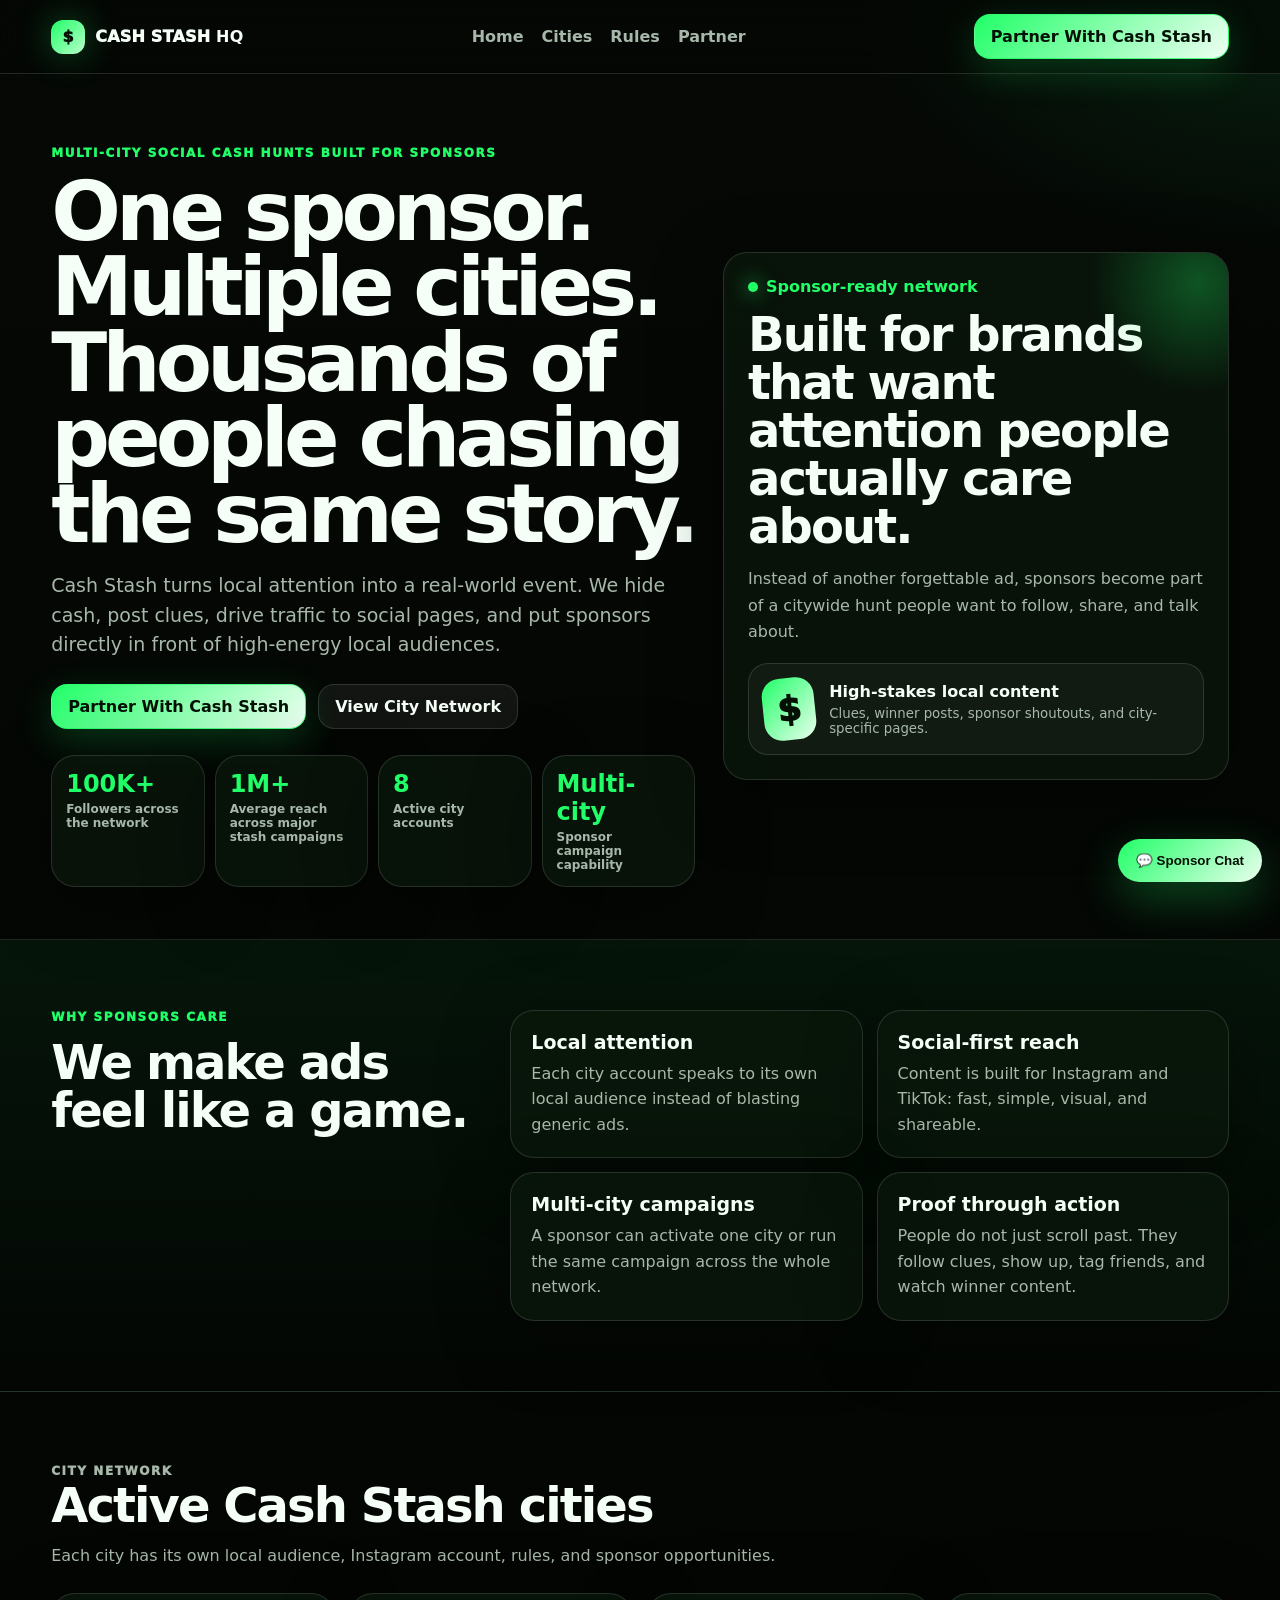
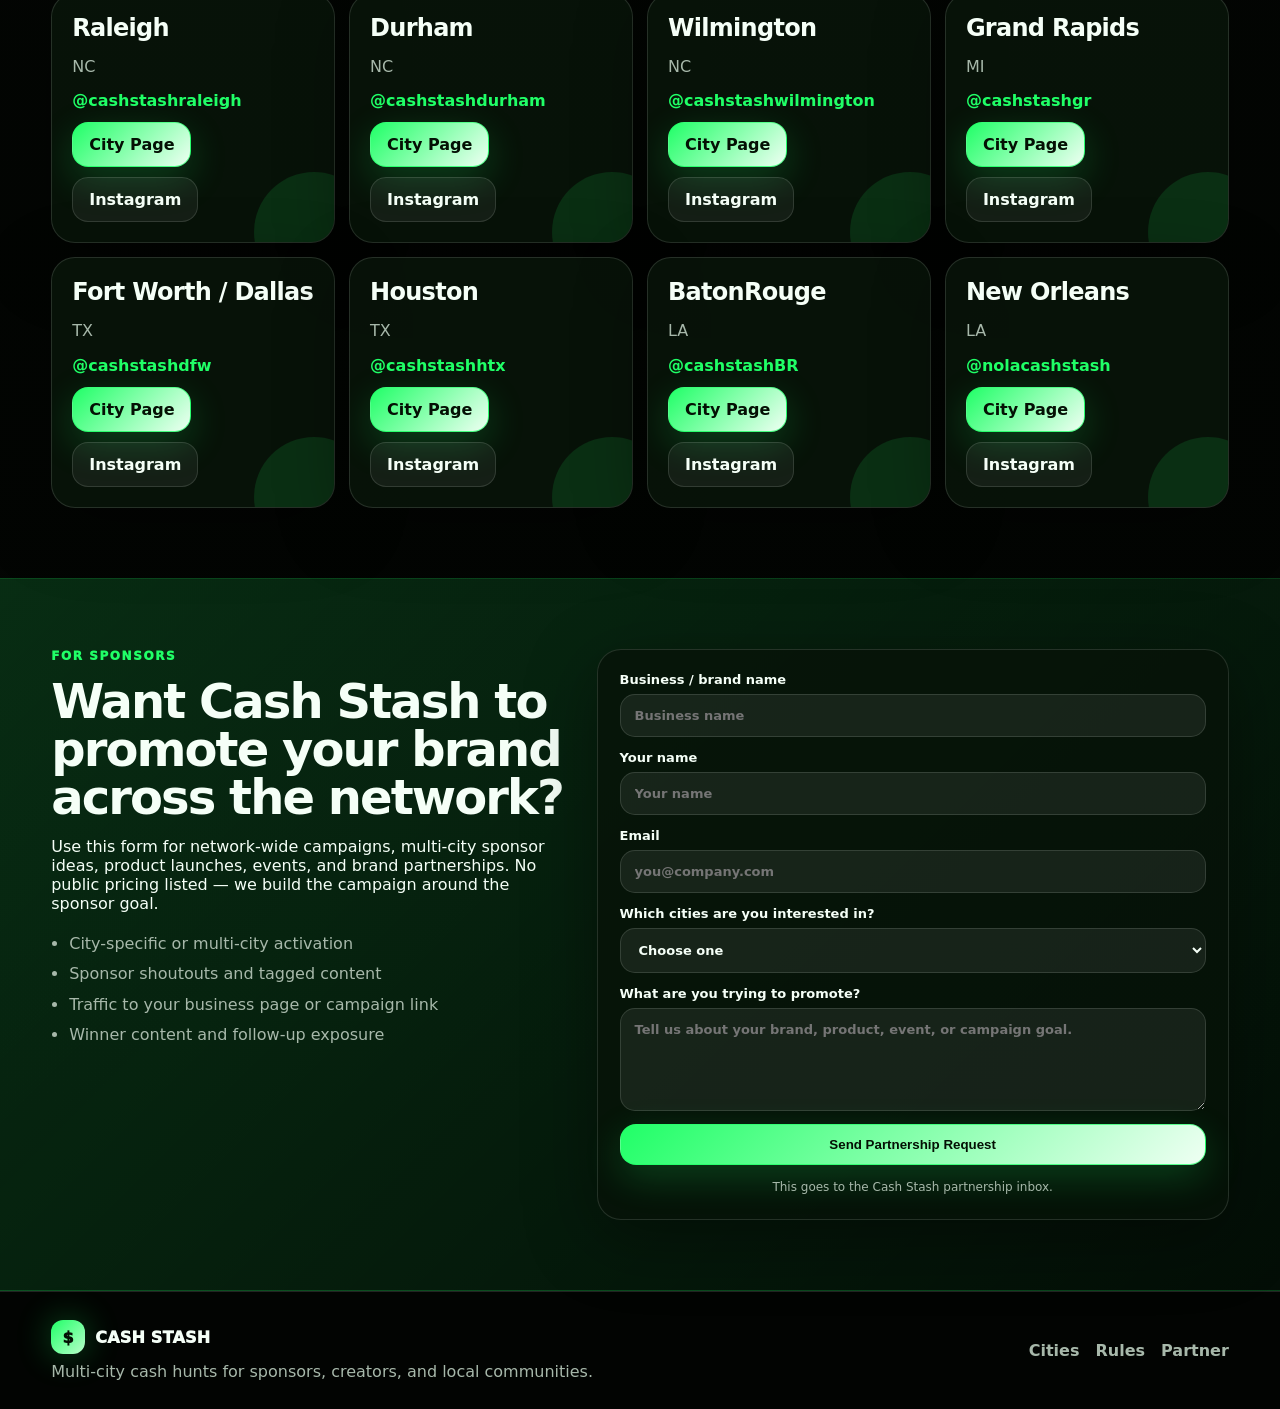
<file: index.html>
<!doctype html>
<html lang="en">
<head>
<title>Cash Stash HQ — Multi-City Cash Hunts for Sponsors</title>
<meta name="description" content="Cash Stash is a multi-city social cash hunt network helping sponsors reach local audiences through high-energy clue drops and real-world attention." />
<meta charset="utf-8" />
<meta name="viewport" content="width=device-width,initial-scale=1" />
<meta name="theme-color" content="#050805" />
<link rel="icon" href="assets/favicon.svg" type="image/svg+xml">
<link rel="stylesheet" href="styles.css" />
<script defer src="site-data.js"></script>
<script defer src="app.js"></script>
</head>
<body>
<header class="header">
  <div class="container header-inner">
    <a class="brand" href="index.html"><span class="brand-mark">$</span><span>Cash Stash <b>HQ</b></span></a>
    <nav class="nav">
      <button class="menu-btn" id="menuBtn" aria-label="Open menu">☰</button>
      <div class="nav-links" id="navLinks">
        <a href="index.html">Home</a>
        <a href="cities.html">Cities</a>
        <a href="rules.html">Rules</a>
        <a href="index.html#partner">Partner</a>
      </div>
    </nav>
    <a class="btn btn-primary desktop-cta" href="index.html#partner">Partner With Cash Stash</a>
  </div>
</header>
<main>
<section class="hero hero-glow">
  <div class="container hero-grid">
    <div>
      <p class="eyebrow">Multi-city social cash hunts built for sponsors</p>
      <h1>One sponsor. Multiple cities. Thousands of people chasing the same story.</h1>
      <p class="lead">Cash Stash turns local attention into a real-world event. We hide cash, post clues, drive traffic to social pages, and put sponsors directly in front of high-energy local audiences.</p>
      <div class="hero-actions">
        <a class="btn btn-primary" href="#partner">Partner With Cash Stash</a>
        <a class="btn btn-secondary" href="cities.html">View City Network</a>
      </div>
      <div class="proof-strip" id="statsStrip"></div>
    </div>
    <div class="impact-card">
      <div class="live-dot"><span></span> Sponsor-ready network</div>
      <h2>Built for brands that want attention people actually care about.</h2>
      <p>Instead of another forgettable ad, sponsors become part of a citywide hunt people want to follow, share, and talk about.</p>
      <div class="prize-visual"><div class="cash-stack">$</div><div><strong>High-stakes local content</strong><small>Clues, winner posts, sponsor shoutouts, and city-specific pages.</small></div></div>
    </div>
  </div>
</section>

<section class="section dark-band">
  <div class="container split">
    <div><p class="eyebrow">Why sponsors care</p><h2>We make ads feel like a game.</h2></div>
    <div class="feature-grid">
      <div class="feature"><h3>Local attention</h3><p>Each city account speaks to its own local audience instead of blasting generic ads.</p></div>
      <div class="feature"><h3>Social-first reach</h3><p>Content is built for Instagram and TikTok: fast, simple, visual, and shareable.</p></div>
      <div class="feature"><h3>Multi-city campaigns</h3><p>A sponsor can activate one city or run the same campaign across the whole network.</p></div>
      <div class="feature"><h3>Proof through action</h3><p>People do not just scroll past. They follow clues, show up, tag friends, and watch winner content.</p></div>
    </div>
  </div>
</section>

<section class="section">
  <div class="container">
    <div class="section-head"><p class="eyebrow">City network</p><h2>Active Cash Stash cities</h2><p>Each city has its own local audience, Instagram account, rules, and sponsor opportunities.</p></div>
    <div class="city-grid" id="homeCityGrid"></div>
  </div>
</section>

<section class="section green-panel" id="partner">
  <div class="container partner-grid">
    <div>
      <p class="eyebrow">For sponsors</p>
      <h2>Want Cash Stash to promote your brand across the network?</h2>
      <p>Use this form for network-wide campaigns, multi-city sponsor ideas, product launches, events, and brand partnerships. No public pricing listed — we build the campaign around the sponsor goal.</p>
      <ul class="check-list">
        <li>City-specific or multi-city activation</li>
        <li>Sponsor shoutouts and tagged content</li>
        <li>Traffic to your business page or campaign link</li>
        <li>Winner content and follow-up exposure</li>
      </ul>
    </div>
    <form class="form glass" id="nationalForm" method="POST">
      <input type="hidden" name="form_type" value="Network Sponsor Inquiry">
      <label>Business / brand name<input name="business_name" required placeholder="Business name"></label>
      <label>Your name<input name="name" required placeholder="Your name"></label>
      <label>Email<input type="email" name="email" required placeholder="you@company.com"></label>
      <label>Which cities are you interested in?<select name="cities" required><option value="">Choose one</option><option>All cities / network-wide</option><option>Specific cities</option><option>Not sure yet</option></select></label>
      <label>What are you trying to promote?<textarea name="message" rows="5" placeholder="Tell us about your brand, product, event, or campaign goal."></textarea></label>
      <button class="btn btn-primary full" type="submit">Send Partnership Request</button>
      <p class="form-note">This goes to the Cash Stash partnership inbox.</p>
    </form>
  </div>
</section>
</main>
<footer class="footer">
  <div class="container footer-inner">
    <div><a class="brand" href="index.html"><span class="brand-mark">$</span><span>Cash Stash</span></a><p>Multi-city cash hunts for sponsors, creators, and local communities.</p></div>
    <div class="footer-links"><a href="cities.html">Cities</a><a href="rules.html">Rules</a><a href="index.html#partner">Partner</a></div>
  </div>
</footer>
<link rel="stylesheet" href="chatbot.css">
<script defer src="chatbot.js"></script>
</body>
</html>
</file>
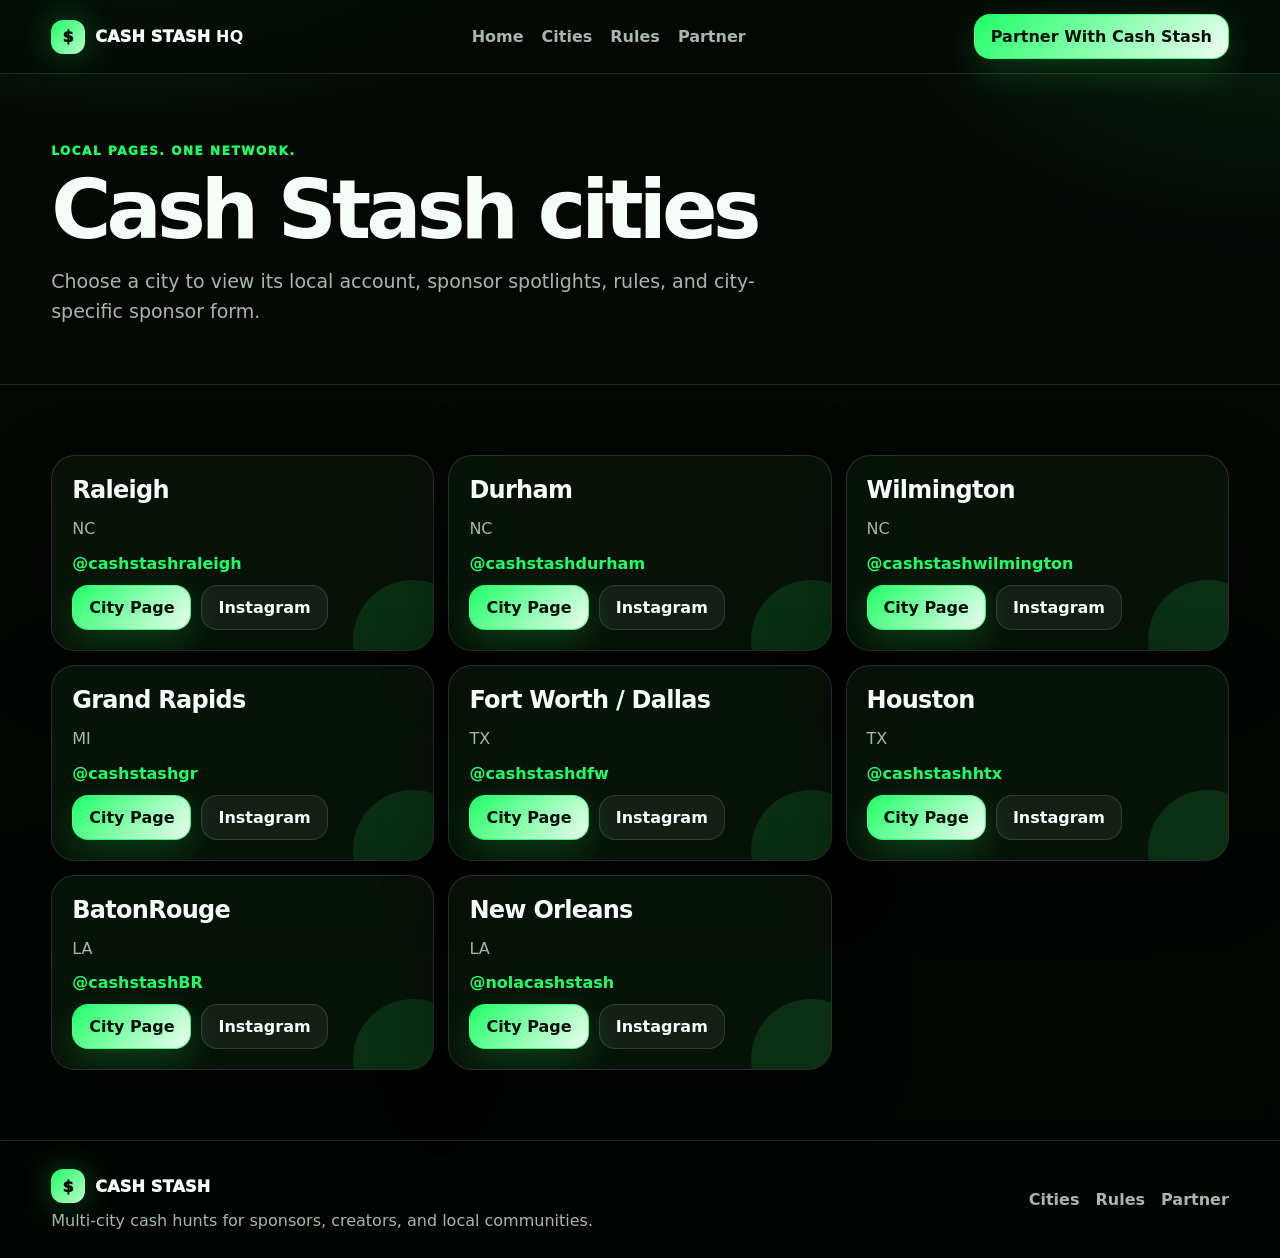
<file: cities.html>
<!doctype html>
<html lang="en"><head><title>Cash Stash Cities</title><meta name="description" content="Explore active Cash Stash city accounts and sponsor opportunities." /><meta charset="utf-8" />
<meta name="viewport" content="width=device-width,initial-scale=1" />
<meta name="theme-color" content="#050805" />
<link rel="icon" href="assets/favicon.svg" type="image/svg+xml">
<link rel="stylesheet" href="styles.css" />
<script defer src="site-data.js"></script>
<script defer src="app.js"></script></head>
<body><header class="header">
  <div class="container header-inner">
    <a class="brand" href="index.html"><span class="brand-mark">$</span><span>Cash Stash <b>HQ</b></span></a>
    <nav class="nav">
      <button class="menu-btn" id="menuBtn" aria-label="Open menu">☰</button>
      <div class="nav-links" id="navLinks">
        <a href="index.html">Home</a>
        <a href="cities.html">Cities</a>
        <a href="rules.html">Rules</a>
        <a href="index.html#partner">Partner</a>
      </div>
    </nav>
    <a class="btn btn-primary desktop-cta" href="index.html#partner">Partner With Cash Stash</a>
  </div>
</header>
<main>
<section class="page-hero"><div class="container"><p class="eyebrow">Local pages. One network.</p><h1>Cash Stash cities</h1><p class="lead">Choose a city to view its local account, sponsor spotlights, rules, and city-specific sponsor form.</p></div></section>
<section class="section"><div class="container city-grid large" id="citiesGrid"></div></section>
</main><footer class="footer">
  <div class="container footer-inner">
    <div><a class="brand" href="index.html"><span class="brand-mark">$</span><span>Cash Stash</span></a><p>Multi-city cash hunts for sponsors, creators, and local communities.</p></div>
    <div class="footer-links"><a href="cities.html">Cities</a><a href="rules.html">Rules</a><a href="index.html#partner">Partner</a></div>
  </div>
</footer></body></html>
</file>
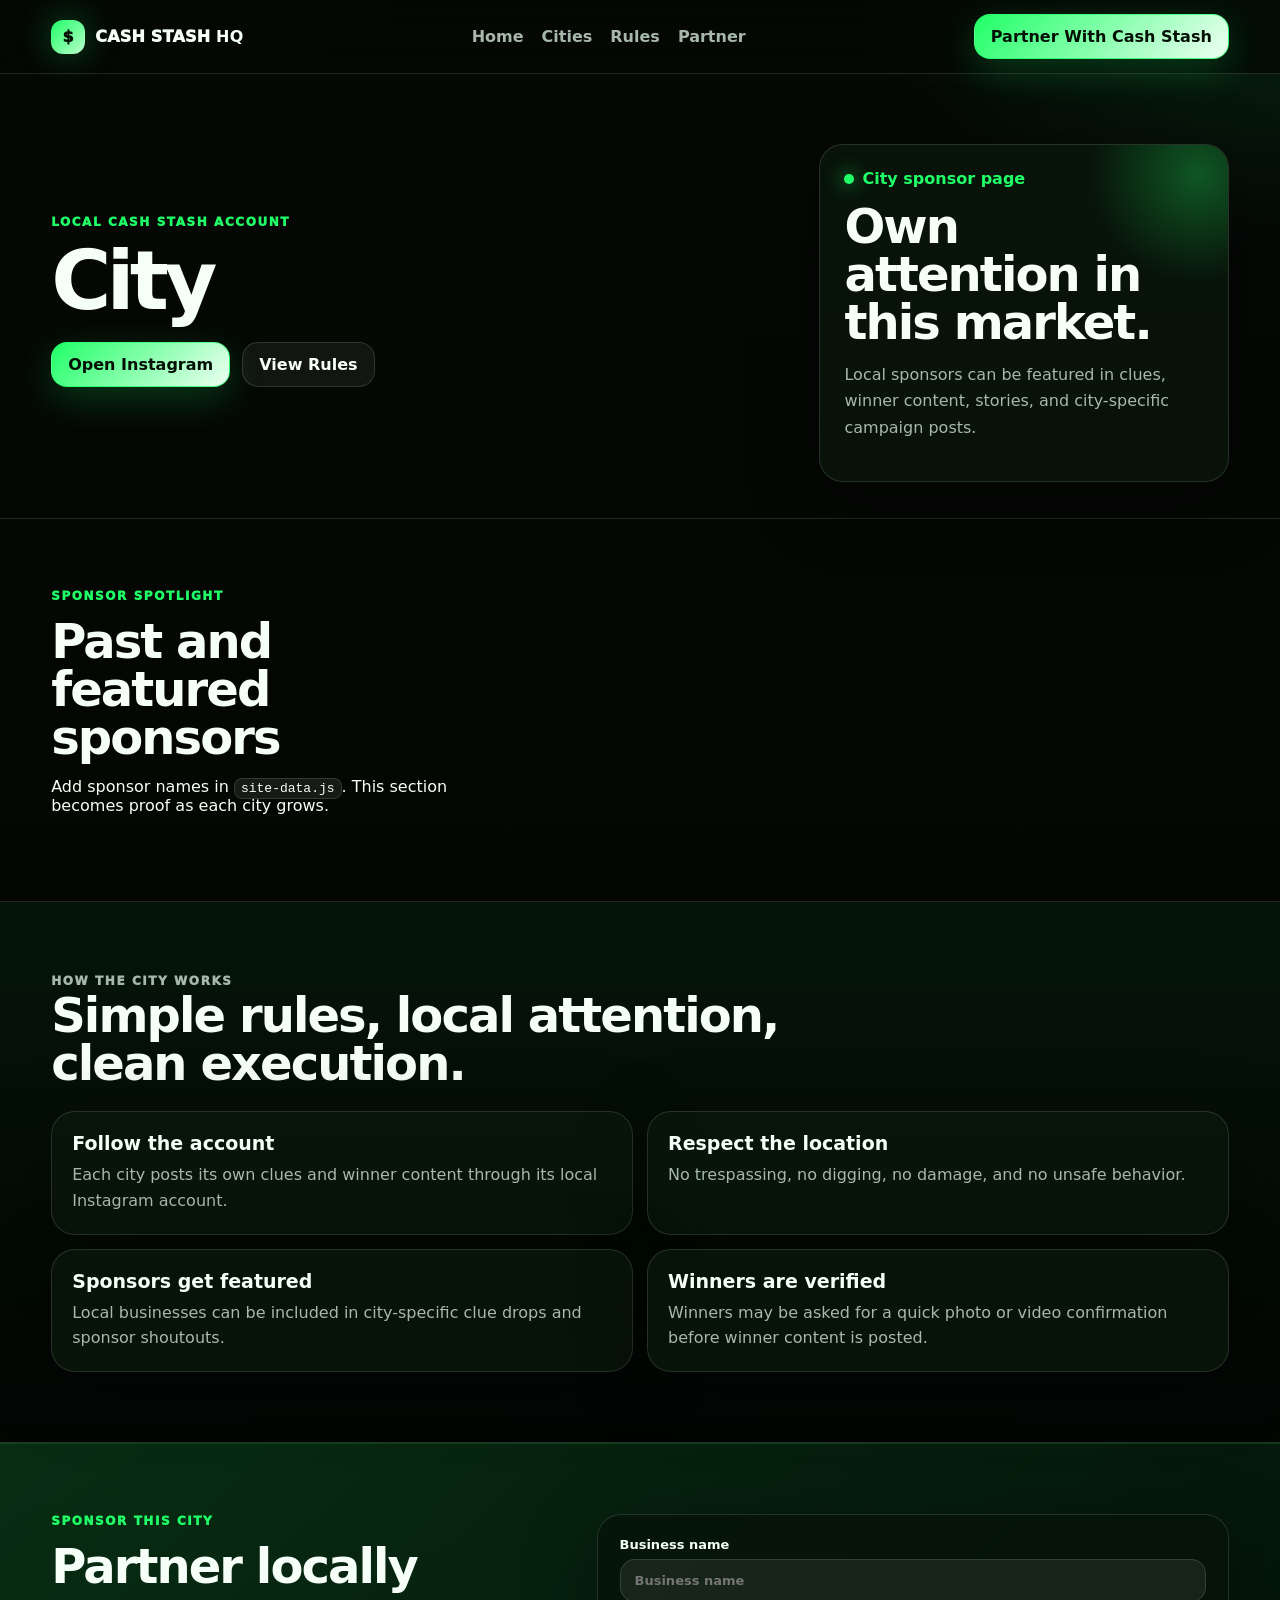
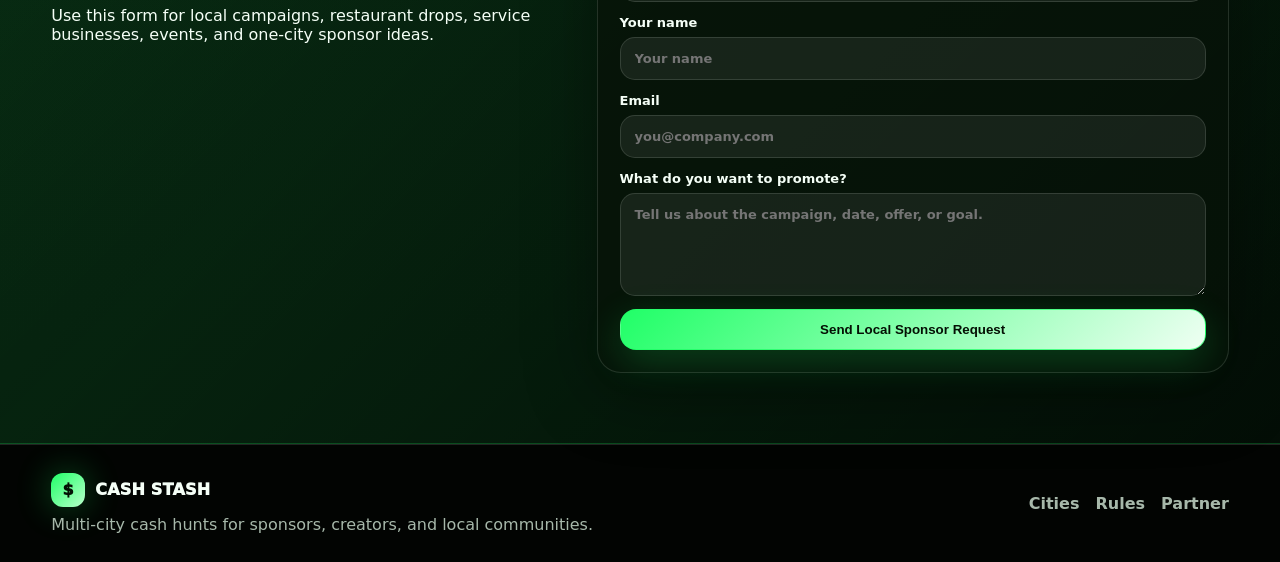
<file: city.html>
<!doctype html>
<html lang="en"><head><title>Cash Stash City</title><meta name="description" content="Local Cash Stash city page." /><meta charset="utf-8" />
<meta name="viewport" content="width=device-width,initial-scale=1" />
<meta name="theme-color" content="#050805" />
<link rel="icon" href="assets/favicon.svg" type="image/svg+xml">
<link rel="stylesheet" href="styles.css" />
<script defer src="site-data.js"></script>
<script defer src="app.js"></script></head>
<body><header class="header">
  <div class="container header-inner">
    <a class="brand" href="index.html"><span class="brand-mark">$</span><span>Cash Stash <b>HQ</b></span></a>
    <nav class="nav">
      <button class="menu-btn" id="menuBtn" aria-label="Open menu">☰</button>
      <div class="nav-links" id="navLinks">
        <a href="index.html">Home</a>
        <a href="cities.html">Cities</a>
        <a href="rules.html">Rules</a>
        <a href="index.html#partner">Partner</a>
      </div>
    </nav>
    <a class="btn btn-primary desktop-cta" href="index.html#partner">Partner With Cash Stash</a>
  </div>
</header>
<main id="cityPage">
<section class="page-hero city-hero"><div class="container city-title-wrap"><div><p class="eyebrow">Local Cash Stash account</p><h1 id="cityName">City</h1><p class="lead" id="citySubtext"></p><div class="hero-actions"><a class="btn btn-primary" id="cityInstagram" target="_blank" rel="noreferrer">Open Instagram</a><a class="btn btn-secondary" href="rules.html">View Rules</a></div></div><div class="impact-card"><div class="live-dot"><span></span> City sponsor page</div><h2>Own attention in this market.</h2><p>Local sponsors can be featured in clues, winner content, stories, and city-specific campaign posts.</p></div></div></section>
<section class="section"><div class="container split"><div><p class="eyebrow">Sponsor spotlight</p><h2>Past and featured sponsors</h2><p>Add sponsor names in <code>site-data.js</code>. This section becomes proof as each city grows.</p></div><div class="sponsor-list" id="sponsorList"></div></div></section>
<section class="section dark-band"><div class="container"><div class="section-head"><p class="eyebrow">How the city works</p><h2>Simple rules, local attention, clean execution.</h2></div><div class="feature-grid"><div class="feature"><h3>Follow the account</h3><p>Each city posts its own clues and winner content through its local Instagram account.</p></div><div class="feature"><h3>Respect the location</h3><p>No trespassing, no digging, no damage, and no unsafe behavior.</p></div><div class="feature"><h3>Sponsors get featured</h3><p>Local businesses can be included in city-specific clue drops and sponsor shoutouts.</p></div><div class="feature"><h3>Winners are verified</h3><p>Winners may be asked for a quick photo or video confirmation before winner content is posted.</p></div></div></div></section>
<section class="section green-panel" id="citySponsor"><div class="container partner-grid"><div><p class="eyebrow">Sponsor this city</p><h2 id="citySponsorTitle">Partner locally</h2><p>Use this form for local campaigns, restaurant drops, service businesses, events, and one-city sponsor ideas.</p></div><form class="form glass" id="cityForm" method="POST"><input type="hidden" name="form_type" value="City Sponsor Inquiry"><input type="hidden" name="city" id="cityFormName"><label>Business name<input name="business_name" required placeholder="Business name"></label><label>Your name<input name="name" required placeholder="Your name"></label><label>Email<input type="email" name="email" required placeholder="you@company.com"></label><label>What do you want to promote?<textarea name="message" rows="5" placeholder="Tell us about the campaign, date, offer, or goal."></textarea></label><button class="btn btn-primary full" type="submit">Send Local Sponsor Request</button></form></div></section>
</main><footer class="footer">
  <div class="container footer-inner">
    <div><a class="brand" href="index.html"><span class="brand-mark">$</span><span>Cash Stash</span></a><p>Multi-city cash hunts for sponsors, creators, and local communities.</p></div>
    <div class="footer-links"><a href="cities.html">Cities</a><a href="rules.html">Rules</a><a href="index.html#partner">Partner</a></div>
  </div>
</footer></body></html>
</file>
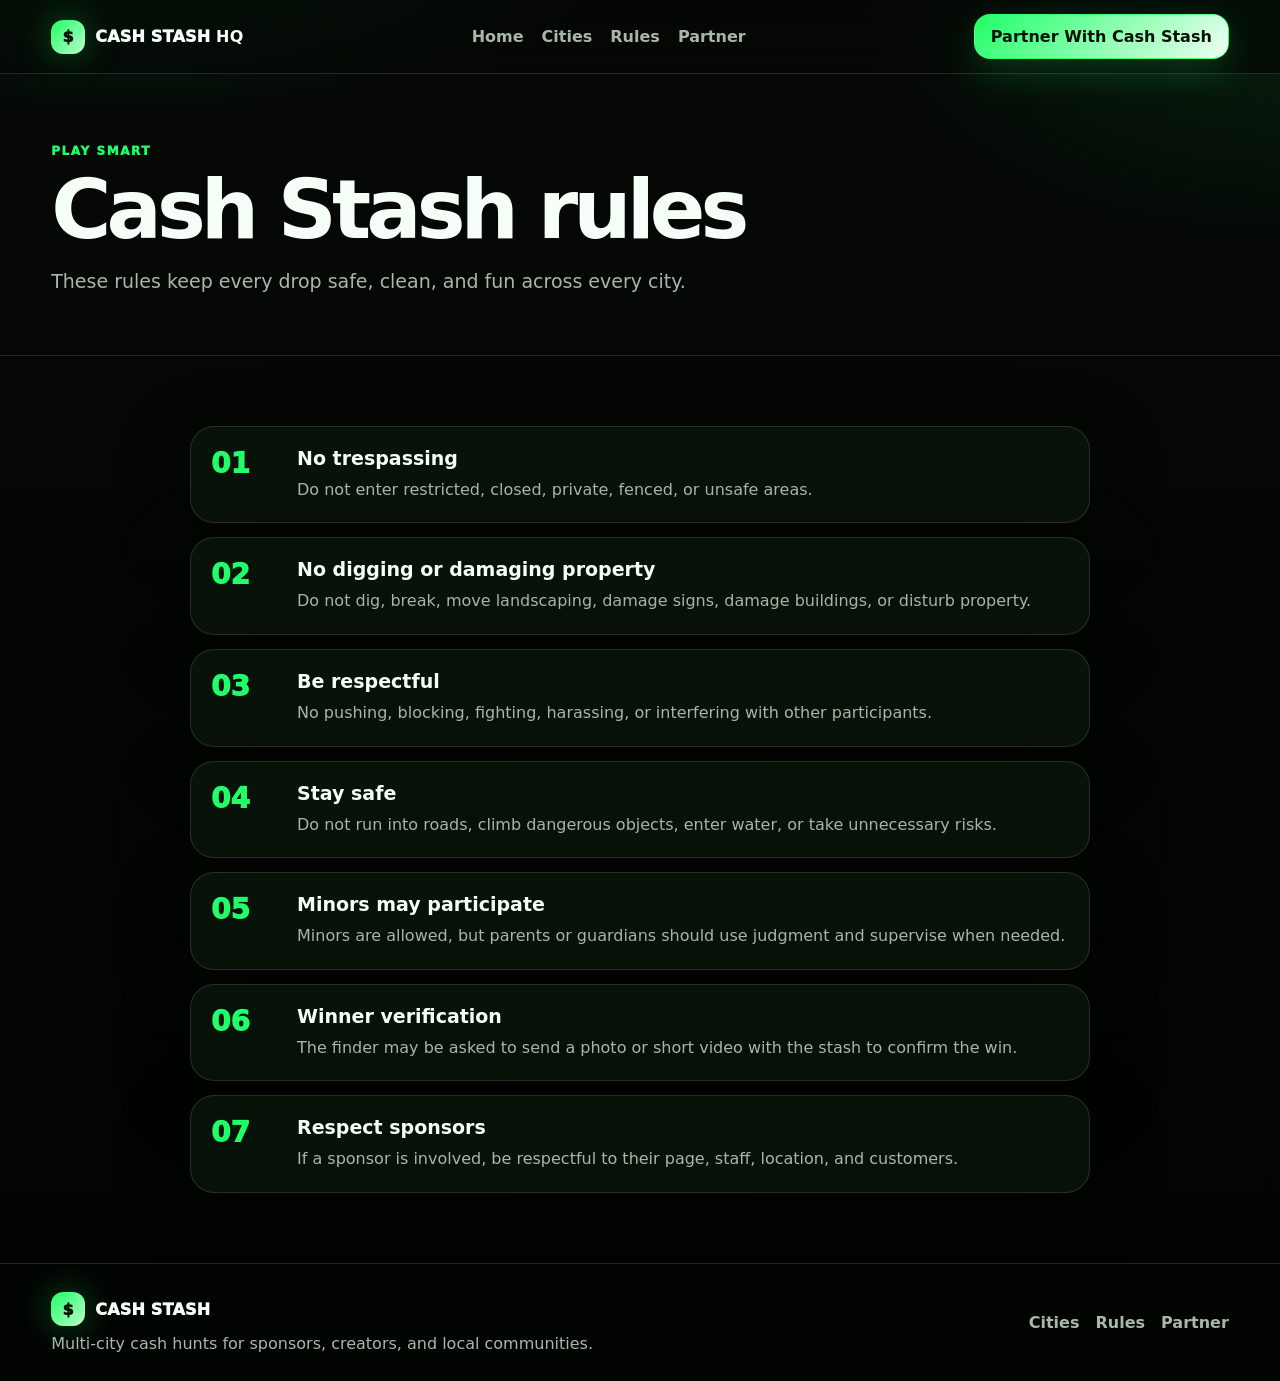
<file: rules.html>
<!doctype html>
<html lang="en"><head><title>Cash Stash Rules</title><meta name="description" content="Cash Stash participation rules for safe and respectful cash hunts." /><meta charset="utf-8" />
<meta name="viewport" content="width=device-width,initial-scale=1" />
<meta name="theme-color" content="#050805" />
<link rel="icon" href="assets/favicon.svg" type="image/svg+xml">
<link rel="stylesheet" href="styles.css" />
<script defer src="site-data.js"></script>
<script defer src="app.js"></script></head>
<body><header class="header">
  <div class="container header-inner">
    <a class="brand" href="index.html"><span class="brand-mark">$</span><span>Cash Stash <b>HQ</b></span></a>
    <nav class="nav">
      <button class="menu-btn" id="menuBtn" aria-label="Open menu">☰</button>
      <div class="nav-links" id="navLinks">
        <a href="index.html">Home</a>
        <a href="cities.html">Cities</a>
        <a href="rules.html">Rules</a>
        <a href="index.html#partner">Partner</a>
      </div>
    </nav>
    <a class="btn btn-primary desktop-cta" href="index.html#partner">Partner With Cash Stash</a>
  </div>
</header>
<main>
<section class="page-hero"><div class="container"><p class="eyebrow">Play smart</p><h1>Cash Stash rules</h1><p class="lead">These rules keep every drop safe, clean, and fun across every city.</p></div></section>
<section class="section"><div class="container rules-wrap">
<div class="rule"><span>01</span><div><h3>No trespassing</h3><p>Do not enter restricted, closed, private, fenced, or unsafe areas.</p></div></div>
<div class="rule"><span>02</span><div><h3>No digging or damaging property</h3><p>Do not dig, break, move landscaping, damage signs, damage buildings, or disturb property.</p></div></div>
<div class="rule"><span>03</span><div><h3>Be respectful</h3><p>No pushing, blocking, fighting, harassing, or interfering with other participants.</p></div></div>
<div class="rule"><span>04</span><div><h3>Stay safe</h3><p>Do not run into roads, climb dangerous objects, enter water, or take unnecessary risks.</p></div></div>
<div class="rule"><span>05</span><div><h3>Minors may participate</h3><p>Minors are allowed, but parents or guardians should use judgment and supervise when needed.</p></div></div>
<div class="rule"><span>06</span><div><h3>Winner verification</h3><p>The finder may be asked to send a photo or short video with the stash to confirm the win.</p></div></div>
<div class="rule"><span>07</span><div><h3>Respect sponsors</h3><p>If a sponsor is involved, be respectful to their page, staff, location, and customers.</p></div></div>
</div></section>
</main><footer class="footer">
  <div class="container footer-inner">
    <div><a class="brand" href="index.html"><span class="brand-mark">$</span><span>Cash Stash</span></a><p>Multi-city cash hunts for sponsors, creators, and local communities.</p></div>
    <div class="footer-links"><a href="cities.html">Cities</a><a href="rules.html">Rules</a><a href="index.html#partner">Partner</a></div>
  </div>
</footer></body></html>
</file>
<file: styles.css>
:root{--black:#050805;--green:#20ff67;--white:#f5fff7;--muted:#a7b8aa;--line:rgba(245,255,247,.13);--panel:rgba(10,24,12,.72);--shadow:0 18px 70px rgba(0,0,0,.38);--radius:24px}*{box-sizing:border-box}html{scroll-behavior:smooth}body{margin:0;font-family:Inter,ui-sans-serif,system-ui,-apple-system,Segoe UI,Roboto,Arial;background:radial-gradient(900px 420px at 10% -10%,rgba(32,255,103,.22),transparent 60%),radial-gradient(700px 420px at 100% 0%,rgba(32,255,103,.10),transparent 60%),linear-gradient(180deg,var(--black),#020402 90%);color:var(--white)}a{color:inherit;text-decoration:none}.container{width:min(1180px,92%);margin:0 auto}.header{position:sticky;top:0;z-index:50;background:rgba(5,8,5,.72);backdrop-filter:blur(16px);border-bottom:1px solid var(--line)}.header-inner{display:flex;align-items:center;justify-content:space-between;gap:16px;padding:14px 0}.brand{display:flex;align-items:center;gap:10px;font-weight:950;letter-spacing:.2px;text-transform:uppercase}.brand-mark{display:inline-flex;align-items:center;justify-content:center;width:34px;height:34px;border-radius:12px;background:linear-gradient(135deg,var(--green),#b8ffca);color:#041004;font-weight:1000;box-shadow:0 0 35px rgba(32,255,103,.32)}.nav{display:flex;align-items:center}.menu-btn{display:none;border:1px solid var(--line);background:rgba(255,255,255,.05);color:var(--white);border-radius:14px;padding:9px 12px}.nav-links{display:flex;align-items:center;gap:18px;color:var(--muted);font-weight:750}.nav-links a:hover{color:var(--white)}.btn{display:inline-flex;align-items:center;justify-content:center;border:1px solid var(--line);border-radius:16px;padding:12px 16px;font-weight:900;transition:.18s transform}.btn:hover{transform:translateY(-1px)}.btn-primary{background:linear-gradient(135deg,var(--green),#effff3);color:#041004;border-color:rgba(32,255,103,.7);box-shadow:0 12px 38px rgba(32,255,103,.20)}.btn-secondary{background:rgba(255,255,255,.06);color:var(--white)}.full{width:100%}.hero{padding:72px 0 52px}.hero-grid{display:grid;grid-template-columns:1.12fr .88fr;gap:28px;align-items:center}.eyebrow{color:var(--green);font-weight:1000;letter-spacing:.13em;text-transform:uppercase;font-size:12px;margin:0 0 14px}h1{font-size:clamp(42px,7vw,82px);line-height:.92;margin:0 0 20px;letter-spacing:-.06em}h2{font-size:clamp(28px,4vw,48px);line-height:1;margin:0 0 14px;letter-spacing:-.04em}h3{margin:0 0 8px;font-size:19px}.lead{font-size:19px;line-height:1.55;color:var(--muted);max-width:720px;margin:0 0 22px}.hero-actions{display:flex;gap:12px;flex-wrap:wrap;margin:24px 0}.proof-strip{display:grid;grid-template-columns:repeat(4,1fr);gap:10px;margin-top:26px}.stat-box,.feature,.city-card,.impact-card,.form,.rule{border:1px solid var(--line);background:var(--panel);border-radius:var(--radius);box-shadow:var(--shadow)}.stat-box{padding:14px}.stat-box strong{display:block;font-size:24px;color:var(--green)}.stat-box span{display:block;color:var(--muted);font-size:12px;font-weight:700;margin-top:4px}.impact-card{padding:24px;position:relative;overflow:hidden}.impact-card:before{content:"";position:absolute;inset:-80px -80px auto auto;width:220px;height:220px;background:radial-gradient(circle,rgba(32,255,103,.28),transparent 70%)}.impact-card p{color:var(--muted);line-height:1.65}.live-dot{display:flex;align-items:center;gap:8px;color:var(--green);font-weight:900;margin-bottom:14px}.live-dot span{width:10px;height:10px;border-radius:999px;background:var(--green);box-shadow:0 0 20px var(--green)}.prize-visual{display:flex;gap:14px;align-items:center;border:1px solid var(--line);background:rgba(255,255,255,.04);border-radius:20px;padding:14px;margin-top:18px}.cash-stack{width:62px;height:62px;border-radius:18px;background:linear-gradient(135deg,var(--green),#eaffee);color:#041004;display:flex;align-items:center;justify-content:center;font-size:34px;font-weight:1000;transform:rotate(-6deg)}.prize-visual small{display:block;color:var(--muted);margin-top:5px}.section{padding:70px 0}.dark-band{background:linear-gradient(180deg,rgba(32,255,103,.06),rgba(0,0,0,0));border-top:1px solid var(--line);border-bottom:1px solid var(--line)}.split{display:grid;grid-template-columns:.75fr 1.25fr;gap:28px;align-items:start}.feature-grid{display:grid;grid-template-columns:repeat(2,1fr);gap:14px}.feature{padding:20px}.feature p,.city-card p,.section-head p,.form-note,.rule p{color:var(--muted);line-height:1.6;margin:0}.section-head{max-width:780px;margin-bottom:24px}.city-grid{display:grid;grid-template-columns:repeat(4,1fr);gap:14px}.city-grid.large{grid-template-columns:repeat(3,1fr)}.city-card{padding:20px;min-height:190px;display:flex;flex-direction:column;gap:12px;position:relative;overflow:hidden}.city-card:after{content:"";position:absolute;right:-40px;bottom:-50px;width:120px;height:120px;border-radius:999px;background:rgba(32,255,103,.12)}.city-card strong{font-size:24px;letter-spacing:-.03em}.city-card .handle{color:var(--green);font-weight:900}.city-actions{display:flex;gap:10px;flex-wrap:wrap;margin-top:auto}.green-panel{background:linear-gradient(135deg,rgba(32,255,103,.16),rgba(32,255,103,.04));border-top:1px solid rgba(32,255,103,.18);border-bottom:1px solid rgba(32,255,103,.18)}.partner-grid{display:grid;grid-template-columns:.9fr 1.1fr;gap:28px;align-items:start}.check-list{padding-left:18px;color:var(--muted);line-height:1.9}.glass{padding:22px;background:rgba(7,18,8,.78)}.form{display:flex;flex-direction:column;gap:13px}label{display:flex;flex-direction:column;gap:7px;font-weight:900;font-size:13px;color:var(--white)}input,textarea,select{width:100%;border:1px solid var(--line);border-radius:15px;background:rgba(255,255,255,.07);color:var(--white);padding:13px 14px;font:inherit;outline:none}select option{background:#071208;color:var(--white)}input:focus,textarea:focus,select:focus{border-color:rgba(32,255,103,.7);box-shadow:0 0 0 4px rgba(32,255,103,.08)}.form-note{font-size:12px;text-align:center}.page-hero{padding:70px 0 36px;border-bottom:1px solid var(--line)}.city-title-wrap{display:grid;grid-template-columns:1fr .55fr;gap:24px;align-items:center}.sponsor-list{display:grid;gap:12px}.sponsor-item{border:1px solid var(--line);background:rgba(255,255,255,.05);border-radius:18px;padding:16px;font-weight:900}.empty-state{color:var(--muted);border:1px dashed var(--line);border-radius:18px;padding:18px}.rules-wrap{display:grid;gap:14px;max-width:900px}.rule{display:grid;grid-template-columns:70px 1fr;gap:16px;padding:20px}.rule span{color:var(--green);font-size:28px;font-weight:1000}code{background:rgba(255,255,255,.08);border:1px solid var(--line);border-radius:8px;padding:2px 6px}.footer{border-top:1px solid var(--line);padding:28px 0;background:#020402}.footer-inner{display:flex;justify-content:space-between;gap:20px;align-items:center}.footer p{color:var(--muted);margin:8px 0 0}.footer-links{display:flex;gap:16px;color:var(--muted);font-weight:800}@media(max-width:950px){.hero-grid,.split,.partner-grid,.city-title-wrap{grid-template-columns:1fr}.proof-strip{grid-template-columns:repeat(2,1fr)}.city-grid,.city-grid.large{grid-template-columns:repeat(2,1fr)}.desktop-cta{display:none}}@media(max-width:680px){h1{font-size:44px}.city-grid,.city-grid.large,.feature-grid,.proof-strip{grid-template-columns:1fr}.menu-btn{display:inline-flex}.nav-links{display:none;position:absolute;right:4%;top:64px;flex-direction:column;align-items:flex-start;background:rgba(5,8,5,.96);border:1px solid var(--line);border-radius:18px;padding:16px;min-width:210px}.nav-links.open{display:flex}.footer-inner{flex-direction:column;align-items:flex-start}.header-inner{position:relative}}
</file>
<file: chatbot.css>
/* Cash Stash Custom Chatbot */

.cs-chat-toggle {
  position: fixed;
  right: 18px;
  bottom: 18px;
  z-index: 999999;
  border: 0;
  border-radius: 999px;
  padding: 14px 18px;
  background: linear-gradient(135deg, #20ff67, #eaffee);
  color: #041004;
  font-weight: 900;
  box-shadow: 0 16px 45px rgba(32,255,103,.28), 0 10px 30px rgba(0,0,0,.35);
  cursor: pointer;
}

.cs-chat-widget {
  position: fixed;
  right: 18px;
  bottom: 78px;
  width: min(390px, calc(100vw - 28px));
  height: min(620px, calc(100vh - 110px));
  z-index: 999999;
  border: 1px solid rgba(245,255,247,.16);
  border-radius: 22px;
  background: #061006;
  color: #f5fff7;
  box-shadow: 0 24px 90px rgba(0,0,0,.55);
  overflow: hidden;
  display: none;
  font-family: Inter, ui-sans-serif, system-ui, -apple-system, Segoe UI, Roboto, Arial;
}

.cs-chat-widget.cs-open {
  display: flex;
  flex-direction: column;
}

.cs-chat-head {
  padding: 16px;
  background: radial-gradient(700px 200px at 20% 0%, rgba(32,255,103,.26), transparent 60%),
              linear-gradient(135deg, #071b09, #050805);
  border-bottom: 1px solid rgba(245,255,247,.12);
  display: flex;
  justify-content: space-between;
  gap: 12px;
  align-items: center;
}

.cs-chat-title {
  display: flex;
  flex-direction: column;
  gap: 2px;
}

.cs-chat-title strong {
  font-size: 15px;
}

.cs-chat-title span {
  color: #a7b8aa;
  font-size: 12px;
}

.cs-close {
  border: 1px solid rgba(245,255,247,.16);
  background: rgba(255,255,255,.06);
  color: #f5fff7;
  border-radius: 12px;
  padding: 7px 10px;
  cursor: pointer;
}

.cs-chat-body {
  flex: 1;
  padding: 14px;
  overflow-y: auto;
  display: flex;
  flex-direction: column;
  gap: 10px;
}

.cs-msg {
  max-width: 88%;
  border-radius: 18px;
  padding: 11px 13px;
  line-height: 1.42;
  font-size: 14px;
  white-space: pre-wrap;
}

.cs-bot {
  background: rgba(255,255,255,.07);
  border: 1px solid rgba(245,255,247,.10);
  align-self: flex-start;
}

.cs-user {
  background: linear-gradient(135deg, #20ff67, #eaffee);
  color: #041004;
  align-self: flex-end;
  font-weight: 700;
}

.cs-buttons {
  display: flex;
  flex-wrap: wrap;
  gap: 8px;
  margin: 2px 0 8px;
}

.cs-quick, .cs-link {
  display: inline-flex;
  border: 1px solid rgba(32,255,103,.28);
  color: #f5fff7;
  background: rgba(32,255,103,.09);
  border-radius: 999px;
  padding: 9px 11px;
  font-size: 12px;
  font-weight: 800;
  cursor: pointer;
  text-decoration: none;
  margin: 3px;
}

.cs-quick:hover, .cs-link:hover {
  background: rgba(32,255,103,.16);
}

.cs-chat-foot {
  border-top: 1px solid rgba(245,255,247,.12);
  padding: 12px;
  display: flex;
  gap: 8px;
  background: rgba(0,0,0,.22);
}

.cs-input {
  flex: 1;
  border: 1px solid rgba(245,255,247,.14);
  background: rgba(255,255,255,.06);
  color: #f5fff7;
  border-radius: 14px;
  padding: 12px;
  outline: none;
}

.cs-send {
  border: 0;
  border-radius: 14px;
  padding: 0 14px;
  background: #20ff67;
  color: #041004;
  font-weight: 900;
  cursor: pointer;
}

.cs-lead-card {
  border: 1px solid rgba(32,255,103,.24);
  background: rgba(32,255,103,.08);
  border-radius: 18px;
  padding: 12px;
  font-size: 13px;
  color: #f5fff7;
}

.cs-lead-card strong {
  color: #20ff67;
}

@media (max-width: 520px) {
  .cs-chat-widget {
    right: 10px;
    left: 10px;
    bottom: 74px;
    width: auto;
    height: min(640px, calc(100vh - 95px));
  }

  .cs-chat-toggle {
    right: 12px;
    bottom: 14px;
  }
}
</file>
